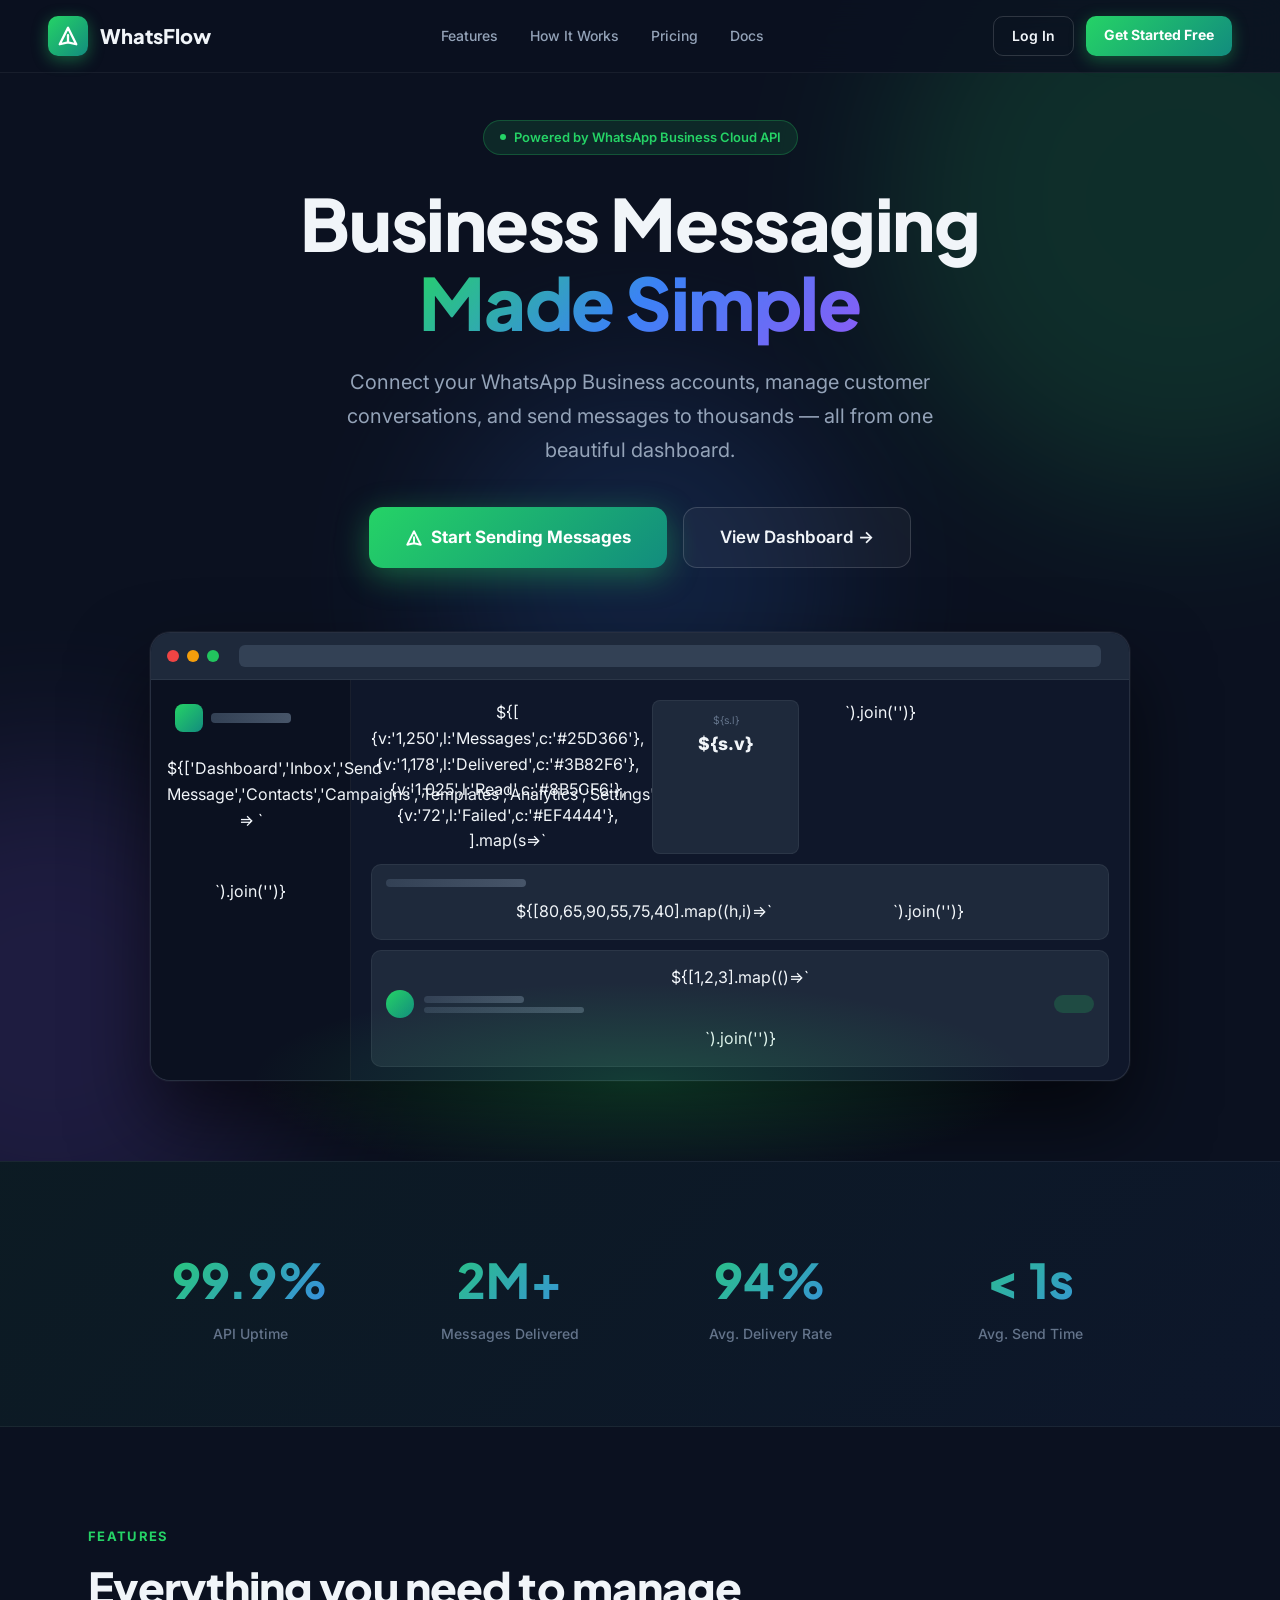
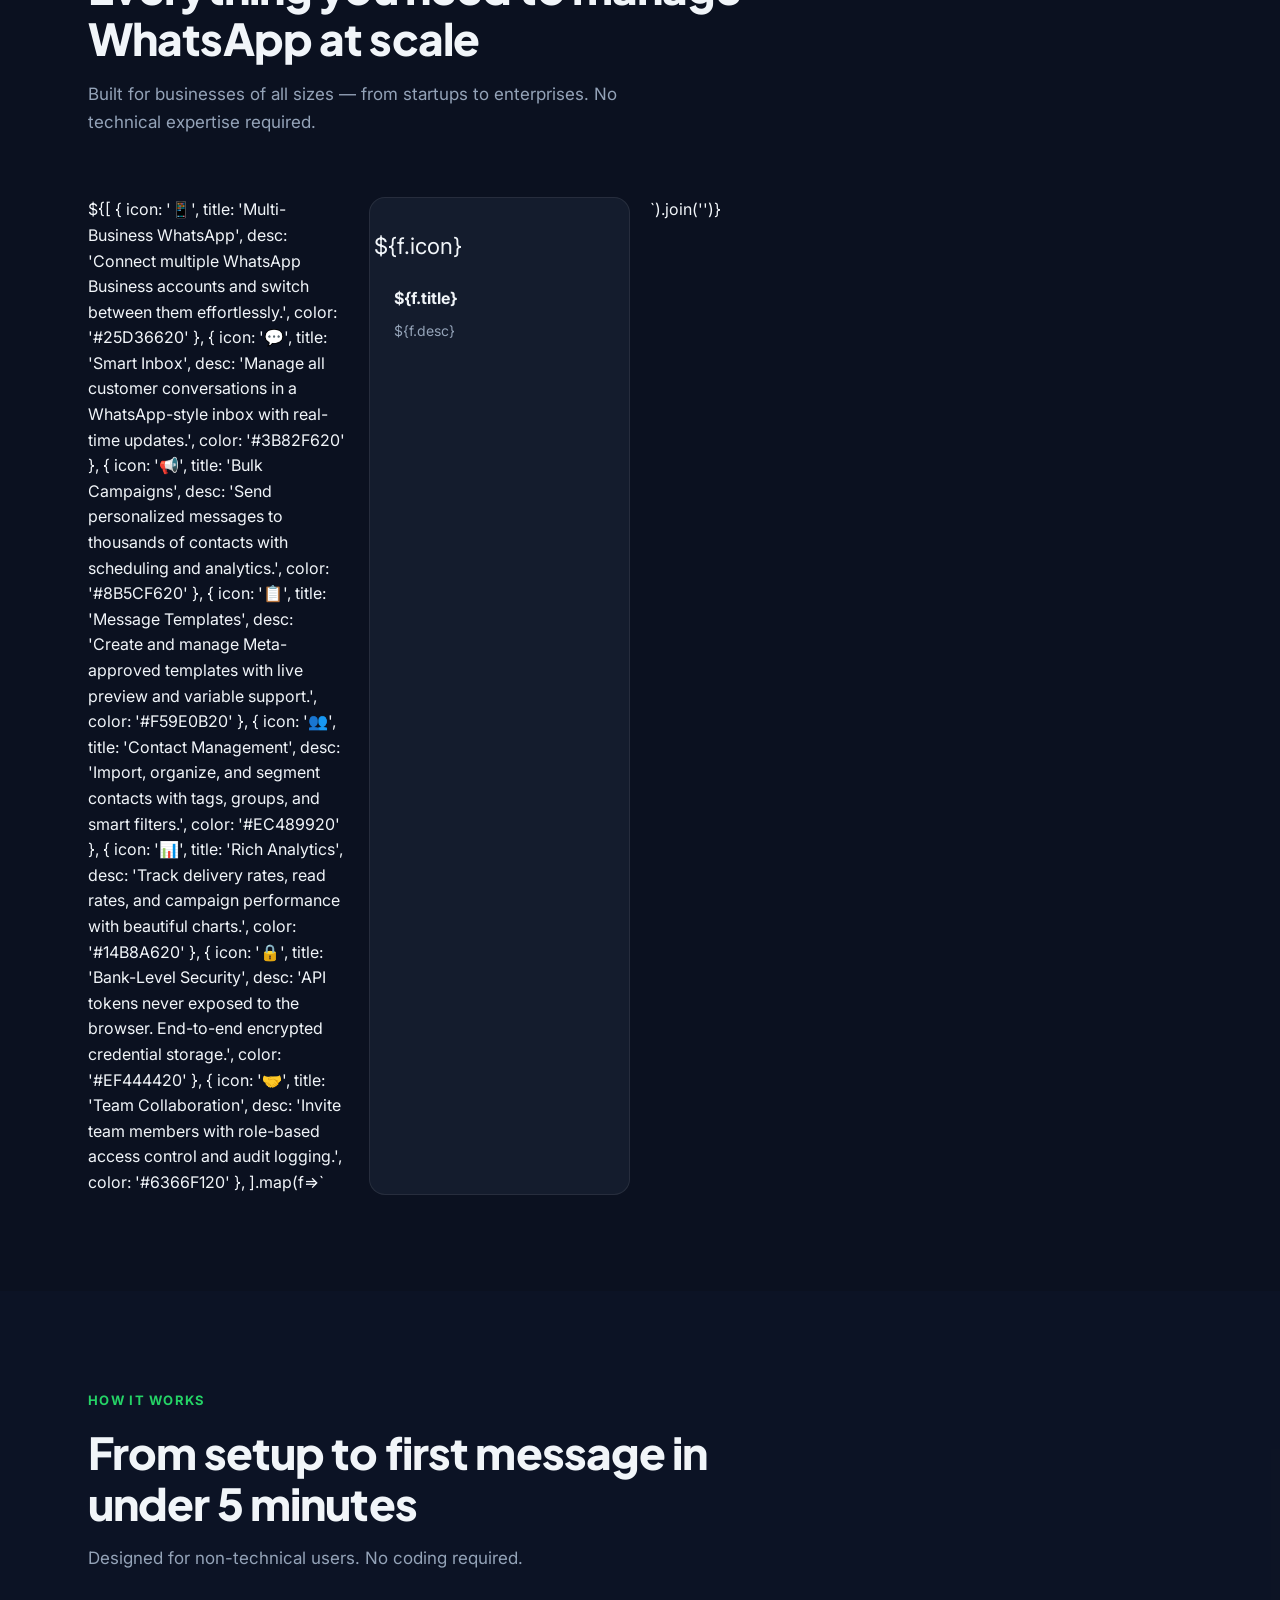
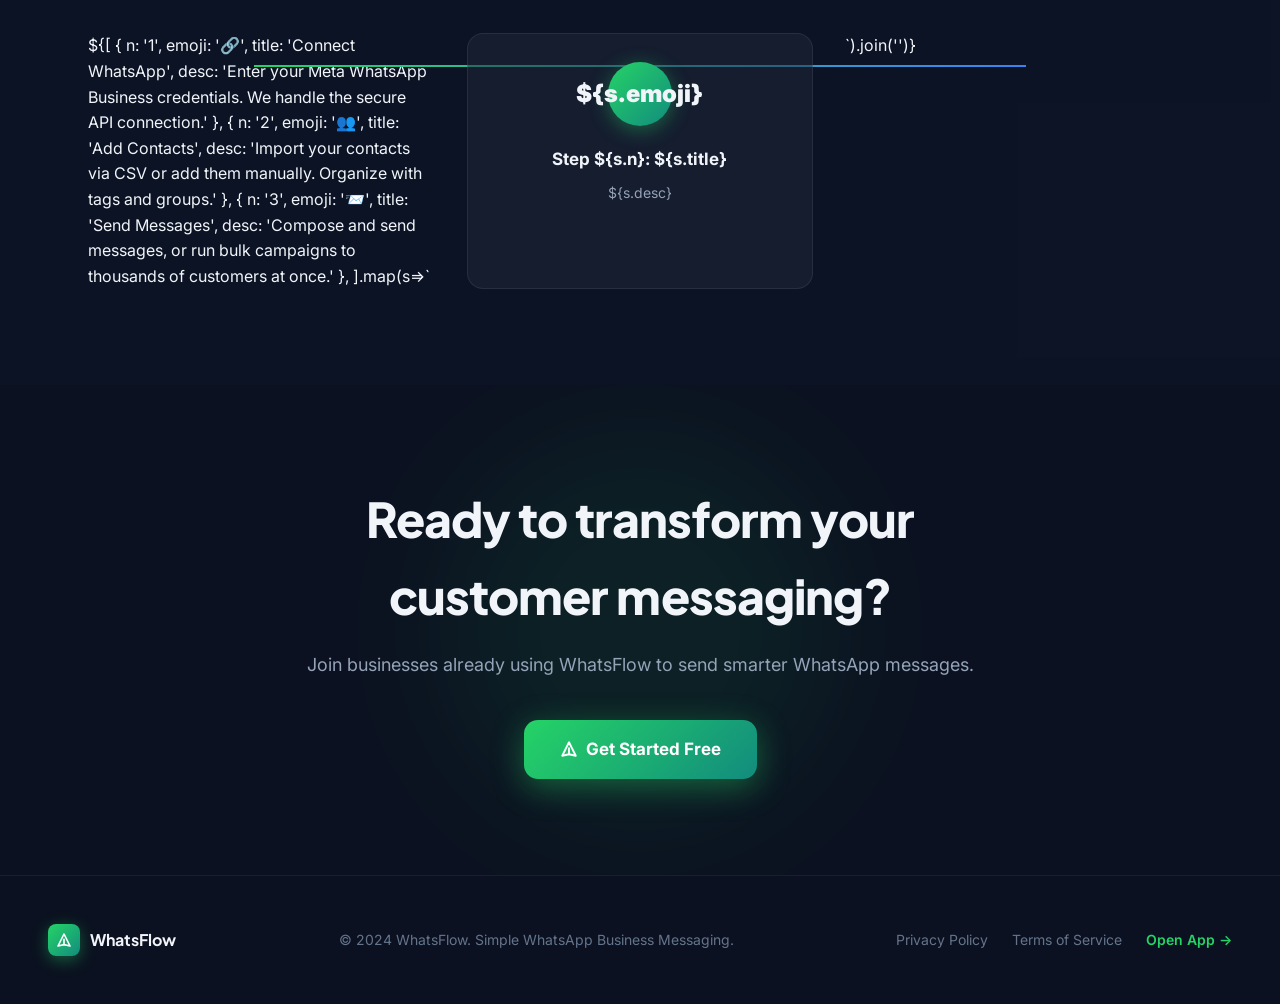
<file: index.html>
<!DOCTYPE html>
<html lang="en">
<head>
  <meta charset="UTF-8">
  <meta name="viewport" content="width=device-width, initial-scale=1.0">
  <meta name="description" content="WhatsFlow - Business Messaging Made Simple. Connect your WhatsApp Business accounts, manage customer conversations, and send business messages from one powerful platform.">
  <title>WhatsFlow — Business Messaging Made Simple</title>
  <link rel="preconnect" href="https://fonts.googleapis.com">
  <link rel="preconnect" href="https://fonts.gstatic.com" crossorigin>
  <link href="https://fonts.googleapis.com/css2?family=Inter:wght@300;400;500;600;700;800;900&family=Plus+Jakarta+Sans:wght@400;500;600;700;800&display=swap" rel="stylesheet">
  <style>
    *, *::before, *::after { box-sizing: border-box; margin: 0; padding: 0; }
    :root {
      --wa-green: #25D366;
      --wa-dark: #128C7E;
      --wa-teal: #075E54;
      --font-sans: 'Inter', system-ui, sans-serif;
      --font-display: 'Plus Jakarta Sans', 'Inter', sans-serif;
    }
    body {
      font-family: var(--font-sans);
      background: #0B1120;
      color: #F1F5F9;
      line-height: 1.6;
      -webkit-font-smoothing: antialiased;
      overflow-x: hidden;
    }

    /* NAV */
    .nav {
      position: fixed;
      top: 0; left: 0; right: 0;
      z-index: 100;
      display: flex;
      align-items: center;
      justify-content: space-between;
      padding: 16px 48px;
      background: rgba(11, 17, 32, 0.85);
      backdrop-filter: blur(16px);
      border-bottom: 1px solid rgba(255,255,255,0.06);
    }
    .nav-logo { display: flex; align-items: center; gap: 12px; }
    .nav-logo-icon {
      width: 40px; height: 40px;
      border-radius: 10px;
      background: linear-gradient(135deg, #25D366, #128C7E);
      display: flex; align-items: center; justify-content: center;
      box-shadow: 0 4px 16px rgba(37,211,102,0.4);
    }
    .nav-logo-text { font-family: var(--font-display); font-weight: 800; font-size: 1.25rem; }
    .nav-links { display: flex; gap: 32px; align-items: center; }
    .nav-links a { font-size: 0.875rem; font-weight: 500; color: #94A3B8; text-decoration: none; transition: color 0.2s; }
    .nav-links a:hover { color: #F1F5F9; }
    .nav-cta { display: flex; gap: 12px; }
    .btn-outline-white {
      padding: 8px 18px; border-radius: 10px;
      border: 1.5px solid rgba(255,255,255,0.15); color: #F1F5F9;
      font-size: 0.875rem; font-weight: 600; cursor: pointer;
      background: transparent; text-decoration: none;
      transition: all 0.2s;
    }
    .btn-outline-white:hover { border-color: #25D366; color: #25D366; }
    .btn-green {
      padding: 8px 18px; border-radius: 10px;
      background: linear-gradient(135deg, #25D366, #128C7E);
      color: #fff; font-size: 0.875rem; font-weight: 700;
      cursor: pointer; text-decoration: none;
      box-shadow: 0 4px 16px rgba(37,211,102,0.35);
      transition: all 0.2s;
    }
    .btn-green:hover { transform: translateY(-1px); box-shadow: 0 8px 24px rgba(37,211,102,0.45); }

    /* HERO */
    .hero {
      min-height: 100vh;
      display: flex;
      flex-direction: column;
      align-items: center;
      justify-content: center;
      padding: 120px 24px 80px;
      text-align: center;
      position: relative;
      overflow: hidden;
    }

    /* Animated background blobs */
    .blob {
      position: absolute;
      border-radius: 50%;
      filter: blur(80px);
      opacity: 0.15;
      pointer-events: none;
    }
    .blob-1 { width: 600px; height: 600px; background: #25D366; top: -100px; right: -200px; animation: blobFloat 8s ease-in-out infinite; }
    .blob-2 { width: 500px; height: 500px; background: #8B5CF6; bottom: -100px; left: -200px; animation: blobFloat 10s ease-in-out 2s infinite; }
    .blob-3 { width: 400px; height: 400px; background: #3B82F6; top: 50%; left: 50%; transform: translate(-50%,-50%); animation: blobFloat 12s ease-in-out 4s infinite; }
    @keyframes blobFloat {
      0%, 100% { transform: translate(0,0) scale(1); }
      50% { transform: translate(30px,-30px) scale(1.05); }
    }

    .hero-badge {
      display: inline-flex; align-items: center; gap: 8px;
      padding: 6px 16px; border-radius: 99px;
      background: rgba(37,211,102,0.12);
      border: 1px solid rgba(37,211,102,0.25);
      font-size: 0.8125rem; font-weight: 600; color: #25D366;
      margin-bottom: 28px;
      animation: fadeInDown 0.8s ease;
    }
    .hero-badge .dot { width: 6px; height: 6px; border-radius: 50%; background: #25D366; animation: pulse 2s ease-in-out infinite; }

    .hero h1 {
      font-family: var(--font-display);
      font-size: clamp(2.5rem, 6vw, 4.5rem);
      font-weight: 900;
      line-height: 1.1;
      letter-spacing: -0.02em;
      max-width: 860px;
      animation: fadeInUp 0.8s ease 0.1s both;
    }
    .hero h1 .gradient-text {
      background: linear-gradient(135deg, #25D366, #3B82F6, #8B5CF6);
      -webkit-background-clip: text;
      -webkit-text-fill-color: transparent;
      background-clip: text;
    }

    .hero p {
      font-size: 1.25rem;
      color: #94A3B8;
      max-width: 600px;
      margin: 24px auto 40px;
      line-height: 1.7;
      animation: fadeInUp 0.8s ease 0.2s both;
    }

    .hero-cta {
      display: flex; gap: 16px; flex-wrap: wrap; justify-content: center;
      animation: fadeInUp 0.8s ease 0.3s both;
    }
    .btn-hero-primary {
      padding: 16px 36px; border-radius: 14px;
      background: linear-gradient(135deg, #25D366, #128C7E);
      color: #fff; font-size: 1.0625rem; font-weight: 700; cursor: pointer;
      text-decoration: none; border: none;
      box-shadow: 0 8px 32px rgba(37,211,102,0.4);
      transition: all 0.25s;
      display: inline-flex; align-items: center; gap: 8px;
    }
    .btn-hero-primary:hover { transform: translateY(-2px); box-shadow: 0 12px 40px rgba(37,211,102,0.55); }
    .btn-hero-secondary {
      padding: 16px 36px; border-radius: 14px;
      border: 1.5px solid rgba(255,255,255,0.15); color: #F1F5F9;
      font-size: 1.0625rem; font-weight: 600; cursor: pointer;
      text-decoration: none; background: rgba(255,255,255,0.04);
      transition: all 0.25s; display: inline-flex; align-items: center; gap: 8px;
    }
    .btn-hero-secondary:hover { border-color: rgba(255,255,255,0.3); background: rgba(255,255,255,0.08); }

    /* App Preview */
    .hero-preview {
      margin-top: 64px;
      position: relative;
      animation: fadeInUp 0.8s ease 0.5s both;
    }
    .preview-frame {
      width: min(980px, 95vw);
      border-radius: 20px;
      background: #0F172A;
      border: 1px solid rgba(255,255,255,0.1);
      overflow: hidden;
      box-shadow: 0 40px 80px rgba(0,0,0,0.6), 0 0 0 1px rgba(255,255,255,0.05);
    }
    .preview-topbar {
      background: #1E293B;
      padding: 12px 16px;
      display: flex;
      align-items: center;
      gap: 8px;
      border-bottom: 1px solid rgba(255,255,255,0.06);
    }
    .preview-dot { width: 12px; height: 12px; border-radius: 50%; }
    .preview-content {
      display: flex;
      height: 400px;
    }
    .preview-sidebar {
      width: 200px;
      background: #0B1120;
      padding: 16px;
      border-right: 1px solid rgba(255,255,255,0.06);
      display: flex;
      flex-direction: column;
      gap: 8px;
    }
    .preview-nav-item {
      display: flex; align-items: center; gap: 8px;
      padding: 8px 10px; border-radius: 8px;
      font-size: 0.75rem; color: #64748B;
    }
    .preview-nav-item.active {
      background: rgba(37,211,102,0.1); color: #25D366;
    }
    .preview-nav-dot { width: 14px; height: 14px; border-radius: 50%; flex-shrink: 0; }
    .preview-main { flex: 1; padding: 20px; overflow: hidden; }
    .preview-card {
      background: #1E293B;
      border-radius: 10px;
      padding: 14px;
      border: 1px solid rgba(255,255,255,0.06);
      margin-bottom: 10px;
    }
    .preview-skel {
      border-radius: 4px;
      background: linear-gradient(90deg, #334155 0%, #475569 50%, #334155 100%);
      background-size: 200% 100%;
      animation: shimmer 1.5s ease-in-out infinite;
    }
    @keyframes shimmer { 0% { background-position: 200% 0; } 100% { background-position: -200% 0; } }
    .preview-stats { display: grid; grid-template-columns: repeat(4, 1fr); gap: 8px; margin-bottom: 10px; }
    .preview-stat-card {
      background: #1E293B;
      border-radius: 8px;
      padding: 12px;
      border: 1px solid rgba(255,255,255,0.06);
    }

    /* Gradient glow under preview */
    .preview-glow {
      position: absolute;
      bottom: -100px; left: 50%; transform: translateX(-50%);
      width: 80%;
      height: 200px;
      background: radial-gradient(ellipse, rgba(37,211,102,0.2), transparent 70%);
      pointer-events: none;
    }

    /* FEATURES */
    .section { padding: 96px 48px; max-width: 1200px; margin: 0 auto; }
    .section-label {
      display: inline-block; font-size: 0.8125rem; font-weight: 700;
      text-transform: uppercase; letter-spacing: 0.1em; color: #25D366;
      margin-bottom: 16px;
    }
    .section-title {
      font-family: var(--font-display);
      font-size: clamp(1.75rem, 4vw, 2.75rem);
      font-weight: 800; line-height: 1.15; letter-spacing: -0.02em;
      max-width: 700px;
    }
    .section-sub {
      color: #94A3B8; font-size: 1.0625rem; max-width: 600px;
      margin-top: 16px; line-height: 1.7;
    }

    .features-grid {
      display: grid;
      grid-template-columns: repeat(4, 1fr);
      gap: 20px;
      margin-top: 60px;
    }
    .feature-card {
      background: rgba(30, 41, 59, 0.5);
      border: 1px solid rgba(255,255,255,0.08);
      border-radius: 16px;
      padding: 24px;
      transition: all 0.25s;
      cursor: default;
    }
    .feature-card:hover {
      border-color: rgba(37,211,102,0.3);
      background: rgba(37,211,102,0.05);
      transform: translateY(-4px);
    }
    .feature-icon {
      width: 48px; height: 48px;
      border-radius: 12px;
      display: flex; align-items: center; justify-content: center;
      font-size: 1.4rem;
      margin-bottom: 16px;
    }
    .feature-title { font-weight: 700; font-size: 1rem; margin-bottom: 8px; }
    .feature-desc { font-size: 0.875rem; color: #94A3B8; line-height: 1.6; }

    /* STATS SECTION */
    .stats-section {
      padding: 80px 48px;
      background: linear-gradient(135deg, rgba(37,211,102,0.05), rgba(59,130,246,0.05));
      border-top: 1px solid rgba(255,255,255,0.06);
      border-bottom: 1px solid rgba(255,255,255,0.06);
    }
    .stats-grid {
      max-width: 1000px; margin: 0 auto;
      display: grid; grid-template-columns: repeat(4,1fr);
      gap: 40px; text-align: center;
    }
    .stat-num {
      font-family: var(--font-display);
      font-size: 3rem; font-weight: 900;
      background: linear-gradient(135deg, #25D366, #3B82F6);
      -webkit-background-clip: text; -webkit-text-fill-color: transparent; background-clip: text;
    }
    .stat-label { font-size: 0.875rem; color: #64748B; font-weight: 500; margin-top: 4px; }

    /* HOW IT WORKS */
    .steps-grid {
      display: grid; grid-template-columns: repeat(3, 1fr);
      gap: 32px; margin-top: 60px; position: relative;
    }
    .steps-grid::before {
      content: '';
      position: absolute;
      top: 32px; left: 15%; right: 15%;
      height: 2px;
      background: linear-gradient(90deg, #25D366, #3B82F6);
      z-index: 0;
    }
    .step-card {
      background: rgba(30,41,59,0.5);
      border: 1px solid rgba(255,255,255,0.08);
      border-radius: 16px;
      padding: 28px 24px;
      text-align: center;
      position: relative;
      z-index: 1;
    }
    .step-num {
      width: 64px; height: 64px;
      border-radius: 50%;
      background: linear-gradient(135deg, #25D366, #128C7E);
      display: flex; align-items: center; justify-content: center;
      font-size: 1.5rem; font-weight: 900;
      margin: 0 auto 20px;
      box-shadow: 0 4px 20px rgba(37,211,102,0.4);
    }
    .step-title { font-weight: 700; font-size: 1.0625rem; margin-bottom: 8px; }
    .step-desc { font-size: 0.875rem; color: #94A3B8; line-height: 1.6; }

    /* FOOTER */
    footer {
      padding: 48px;
      border-top: 1px solid rgba(255,255,255,0.06);
      display: flex; align-items: center; justify-content: space-between;
      flex-wrap: wrap; gap: 24px;
    }
    footer p { font-size: 0.875rem; color: #64748B; }

    @keyframes fadeInUp {
      from { opacity: 0; transform: translateY(30px); }
      to { opacity: 1; transform: translateY(0); }
    }
    @keyframes fadeInDown {
      from { opacity: 0; transform: translateY(-20px); }
      to { opacity: 1; transform: translateY(0); }
    }
    @keyframes pulse {
      0%, 100% { opacity: 1; }
      50% { opacity: 0.5; }
    }

    @media (max-width: 1024px) {
      .features-grid { grid-template-columns: repeat(2, 1fr); }
      .stats-grid { grid-template-columns: repeat(2, 1fr); }
      .steps-grid { grid-template-columns: 1fr; }
      .steps-grid::before { display: none; }
      .nav-links { display: none; }
    }
    @media (max-width: 768px) {
      .nav { padding: 16px 24px; }
      .section { padding: 64px 24px; }
      .features-grid { grid-template-columns: 1fr; }
      .stats-section { padding: 60px 24px; }
      .stats-grid { grid-template-columns: repeat(2,1fr); }
      footer { padding: 32px 24px; }
    }
  </style>
</head>
<body>

  <!-- Navigation -->
  <nav class="nav">
    <div class="nav-logo">
      <div class="nav-logo-icon">
        <svg width="22" height="22" fill="none" stroke="white" stroke-width="2.5" viewBox="0 0 24 24">
          <path stroke-linecap="round" stroke-linejoin="round" d="M12 19l9 2-9-18-9 18 9-2zm0 0v-8"/>
        </svg>
      </div>
      <span class="nav-logo-text">WhatsFlow</span>
    </div>
    <div class="nav-links">
      <a href="#features">Features</a>
      <a href="#how-it-works">How It Works</a>
      <a href="#pricing">Pricing</a>
      <a href="#docs">Docs</a>
    </div>
    <div class="nav-cta">
      <a href="app.html" class="btn-outline-white">Log In</a>
      <a href="app.html" class="btn-green">Get Started Free</a>
    </div>
  </nav>

  <!-- Hero -->
  <section class="hero">
    <div class="blob blob-1"></div>
    <div class="blob blob-2"></div>
    <div class="blob blob-3"></div>

    <div class="hero-badge">
      <div class="dot"></div>
      Powered by WhatsApp Business Cloud API
    </div>

    <h1>
      Business Messaging<br>
      <span class="gradient-text">Made Simple</span>
    </h1>

    <p>Connect your WhatsApp Business accounts, manage customer conversations, and send messages to thousands — all from one beautiful dashboard.</p>

    <div class="hero-cta">
      <a href="app.html" class="btn-hero-primary">
        <svg width="18" height="18" fill="none" stroke="white" stroke-width="2.5" viewBox="0 0 24 24">
          <path stroke-linecap="round" stroke-linejoin="round" d="M12 19l9 2-9-18-9 18 9-2zm0 0v-8"/>
        </svg>
        Start Sending Messages
      </a>
      <a href="app.html" class="btn-hero-secondary">
        View Dashboard →
      </a>
    </div>

    <!-- App Preview -->
    <div class="hero-preview">
      <div class="preview-frame">
        <div class="preview-topbar">
          <div class="preview-dot" style="background:#EF4444;"></div>
          <div class="preview-dot" style="background:#F59E0B;"></div>
          <div class="preview-dot" style="background:#22C55E;"></div>
          <div style="flex:1;margin:0 12px;background:#334155;border-radius:6px;height:22px;"></div>
        </div>
        <div class="preview-content">
          <div class="preview-sidebar">
            <div style="display:flex;align-items:center;gap:8px;padding:8px;margin-bottom:8px;">
              <div style="width:28px;height:28px;border-radius:8px;background:linear-gradient(135deg,#25D366,#128C7E);"></div>
              <div style="width:80px;height:10px;border-radius:4px;" class="preview-skel"></div>
            </div>
            ${['Dashboard','Inbox','Send Message','Contacts','Campaigns','Templates','Analytics','Settings'].map((l,i) => `
              <div class="preview-nav-item ${i===0?'active':''}">
                <div class="preview-nav-dot ${i===0?'':'preview-skel'}" style="${i===0?'background:#25D366;':''}"></div>
                <div style="width:${60+Math.random()*30}px;height:8px;border-radius:4px;${i===0?'background:rgba(37,211,102,0.3);':''}" class="${i===0?'':'preview-skel'}"></div>
              </div>
            `).join('')}
          </div>
          <div class="preview-main">
            <div class="preview-stats">
              ${[
                {v:'1,250',l:'Messages',c:'#25D366'},
                {v:'1,178',l:'Delivered',c:'#3B82F6'},
                {v:'1,025',l:'Read',c:'#8B5CF6'},
                {v:'72',l:'Failed',c:'#EF4444'},
              ].map(s=>`
                <div class="preview-stat-card">
                  <div style="font-size:0.65rem;color:#64748B;">${s.l}</div>
                  <div style="font-size:1.1rem;font-weight:800;color:${s.c};">${s.v}</div>
                </div>
              `).join('')}
            </div>
            <div class="preview-card">
              <div style="height:8px;width:140px;border-radius:4px;margin-bottom:12px;" class="preview-skel"></div>
              ${[80,65,90,55,75,40].map((h,i)=>`
                <div style="display:inline-block;width:14%;margin:0 1%;background:rgba(37,211,102,${0.3+i*0.1});border-radius:4px;height:${h}px;vertical-align:bottom;"></div>
              `).join('')}
            </div>
            <div class="preview-card" style="margin-bottom:0;">
              ${[1,2,3].map(()=>`
                <div style="display:flex;align-items:center;gap:10px;margin-bottom:8px;">
                  <div style="width:28px;height:28px;border-radius:50%;background:linear-gradient(135deg,#25D366,#128C7E);flex-shrink:0;"></div>
                  <div style="flex:1;">
                    <div style="width:100px;height:7px;border-radius:4px;margin-bottom:4px;" class="preview-skel"></div>
                    <div style="width:160px;height:6px;border-radius:4px;" class="preview-skel"></div>
                  </div>
                  <div style="width:40px;height:18px;border-radius:99px;background:rgba(37,211,102,0.2);"></div>
                </div>
              `).join('')}
            </div>
          </div>
        </div>
      </div>
      <div class="preview-glow"></div>
    </div>
  </section>

  <!-- Stats -->
  <div class="stats-section">
    <div class="stats-grid">
      <div>
        <div class="stat-num">99.9%</div>
        <div class="stat-label">API Uptime</div>
      </div>
      <div>
        <div class="stat-num">2M+</div>
        <div class="stat-label">Messages Delivered</div>
      </div>
      <div>
        <div class="stat-num">94%</div>
        <div class="stat-label">Avg. Delivery Rate</div>
      </div>
      <div>
        <div class="stat-num">< 1s</div>
        <div class="stat-label">Avg. Send Time</div>
      </div>
    </div>
  </div>

  <!-- Features -->
  <div id="features">
    <div class="section">
      <div class="section-label">Features</div>
      <h2 class="section-title">Everything you need to manage WhatsApp at scale</h2>
      <p class="section-sub">Built for businesses of all sizes — from startups to enterprises. No technical expertise required.</p>

      <div class="features-grid">
        ${[
          { icon: '📱', title: 'Multi-Business WhatsApp', desc: 'Connect multiple WhatsApp Business accounts and switch between them effortlessly.', color: '#25D36620' },
          { icon: '💬', title: 'Smart Inbox', desc: 'Manage all customer conversations in a WhatsApp-style inbox with real-time updates.', color: '#3B82F620' },
          { icon: '📢', title: 'Bulk Campaigns', desc: 'Send personalized messages to thousands of contacts with scheduling and analytics.', color: '#8B5CF620' },
          { icon: '📋', title: 'Message Templates', desc: 'Create and manage Meta-approved templates with live preview and variable support.', color: '#F59E0B20' },
          { icon: '👥', title: 'Contact Management', desc: 'Import, organize, and segment contacts with tags, groups, and smart filters.', color: '#EC489920' },
          { icon: '📊', title: 'Rich Analytics', desc: 'Track delivery rates, read rates, and campaign performance with beautiful charts.', color: '#14B8A620' },
          { icon: '🔒', title: 'Bank-Level Security', desc: 'API tokens never exposed to the browser. End-to-end encrypted credential storage.', color: '#EF444420' },
          { icon: '🤝', title: 'Team Collaboration', desc: 'Invite team members with role-based access control and audit logging.', color: '#6366F120' },
        ].map(f=>`
          <div class="feature-card">
            <div class="feature-icon" style="background:${f.color};">${f.icon}</div>
            <div class="feature-title">${f.title}</div>
            <div class="feature-desc">${f.desc}</div>
          </div>
        `).join('')}
      </div>
    </div>
  </div>

  <!-- How It Works -->
  <div id="how-it-works" style="background:rgba(15,23,42,0.5);">
    <div class="section">
      <div class="section-label">How It Works</div>
      <h2 class="section-title">From setup to first message in under 5 minutes</h2>
      <p class="section-sub">Designed for non-technical users. No coding required.</p>

      <div class="steps-grid">
        ${[
          { n: '1', emoji: '🔗', title: 'Connect WhatsApp', desc: 'Enter your Meta WhatsApp Business credentials. We handle the secure API connection.' },
          { n: '2', emoji: '👥', title: 'Add Contacts', desc: 'Import your contacts via CSV or add them manually. Organize with tags and groups.' },
          { n: '3', emoji: '📨', title: 'Send Messages', desc: 'Compose and send messages, or run bulk campaigns to thousands of customers at once.' },
        ].map(s=>`
          <div class="step-card">
            <div class="step-num">${s.emoji}</div>
            <div class="step-title">Step ${s.n}: ${s.title}</div>
            <div class="step-desc">${s.desc}</div>
          </div>
        `).join('')}
      </div>
    </div>
  </div>

  <!-- CTA -->
  <div style="padding: 96px 24px; text-align: center; position: relative; overflow: hidden;">
    <div class="blob" style="width:400px;height:400px;background:#25D366;top:50%;left:50%;transform:translate(-50%,-50%);opacity:0.08;filter:blur(60px);"></div>
    <div style="position:relative;z-index:1;">
      <h2 style="font-family:var(--font-display);font-size:clamp(1.75rem,4vw,3rem);font-weight:900;letter-spacing:-0.02em;margin-bottom:16px;">
        Ready to transform your<br>customer messaging?
      </h2>
      <p style="color:#94A3B8;font-size:1.125rem;margin-bottom:40px;">Join businesses already using WhatsFlow to send smarter WhatsApp messages.</p>
      <a href="app.html" class="btn-hero-primary" style="display:inline-flex;">
        <svg width="18" height="18" fill="none" stroke="white" stroke-width="2.5" viewBox="0 0 24 24">
          <path stroke-linecap="round" stroke-linejoin="round" d="M12 19l9 2-9-18-9 18 9-2zm0 0v-8"/>
        </svg>
        Get Started Free
      </a>
    </div>
  </div>

  <!-- Footer -->
  <footer>
    <div style="display:flex;align-items:center;gap:10px;">
      <div class="nav-logo-icon" style="width:32px;height:32px;border-radius:8px;">
        <svg width="16" height="16" fill="none" stroke="white" stroke-width="2.5" viewBox="0 0 24 24">
          <path stroke-linecap="round" stroke-linejoin="round" d="M12 19l9 2-9-18-9 18 9-2zm0 0v-8"/>
        </svg>
      </div>
      <span style="font-family:var(--font-display);font-weight:700;">WhatsFlow</span>
    </div>
    <p>© 2024 WhatsFlow. Simple WhatsApp Business Messaging.</p>
    <div style="display:flex;gap:24px;">
      <a href="#" style="color:#64748B;font-size:0.875rem;text-decoration:none;">Privacy Policy</a>
      <a href="#" style="color:#64748B;font-size:0.875rem;text-decoration:none;">Terms of Service</a>
      <a href="app.html" style="color:#25D366;font-size:0.875rem;text-decoration:none;font-weight:600;">Open App →</a>
    </div>
  </footer>

</body>
</html>
</file>
